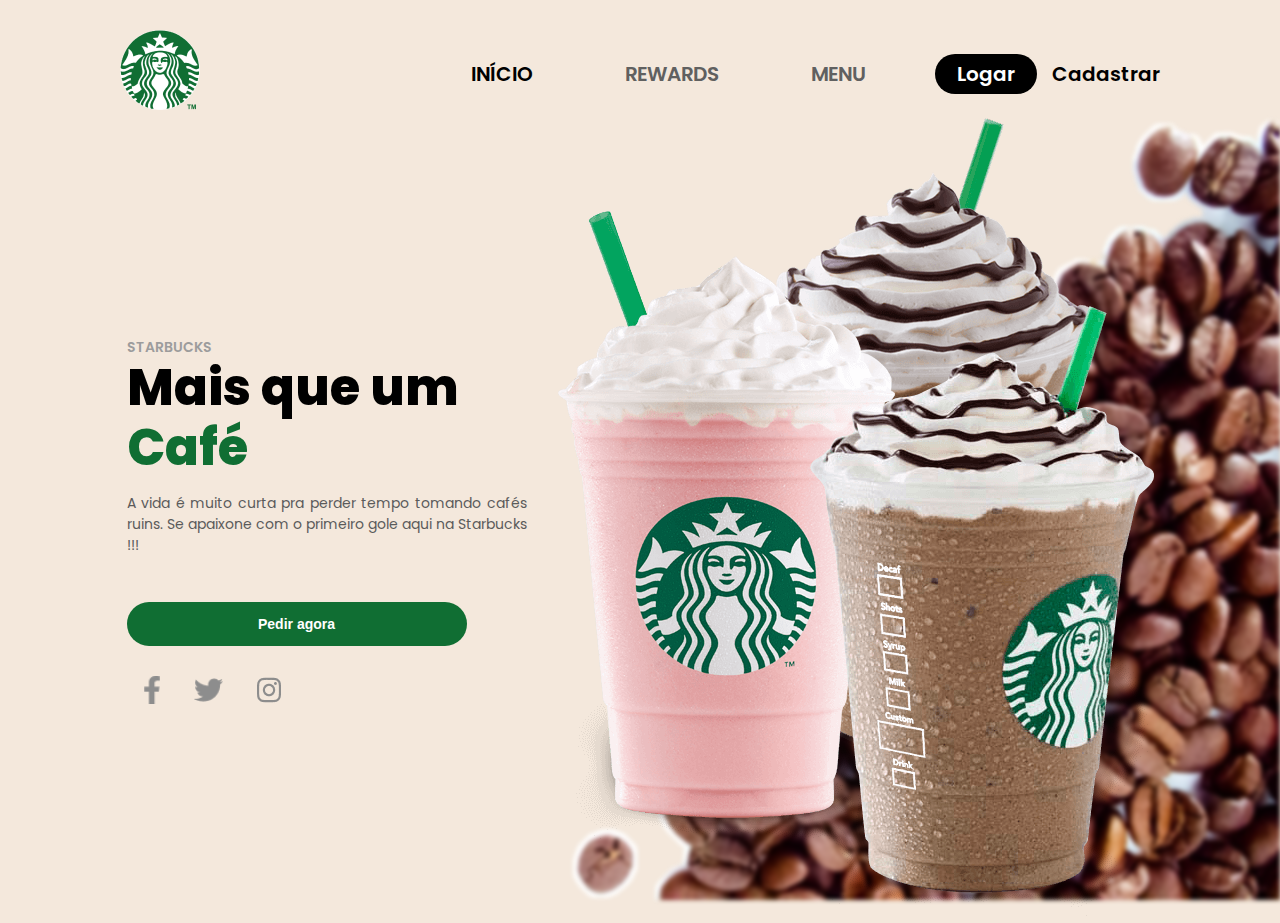
<file: index.html>
<!DOCTYPE html>
<html lang="en">
  <head>
    <meta charset="UTF-8" />
    <meta http-equiv="X-UA-Compatible" content="IE=edge" />
    <meta name="viewport" content="width=device-width, initial-scale=1.0" />
    <title>Starbucks Landing Page</title>
    <link rel="preconnect" href="https://fonts.googleapis.com" />
    <link rel="preconnect" href="https://fonts.gstatic.com" crossorigin />
    <link
      href="https://fonts.googleapis.com/css2?family=Poppins:wght@400;600;800&display=swap"
      rel="stylesheet"
    />
    <link rel="stylesheet" href="style.css" />
  </head>
  <body>
    <div class="container">
      <div class="navbar">
        <div class="navbar__logo">
          <a href="index.html"><img src="/assets/logo.png" alt="Starbucks Logo"  /></a>
        </div>
        <div class="navbar-menu__wrapper">
          <div class="navbar__menu">
            <a href="index.html" class="active"> Início   </a>
            <a href="Rewards.html"> Rewards </a>
            <a href="menuversao2.html"> Menu </a>
          </div>
          <div class="navbar__auth">
            <a href="formrascdorasc.html" class="sign-in">Logar</a>
            <a href="formrascdorasc.html">Cadastrar</a>
          </div>
        </div>
        <div class="navbar-menu__small-device">
          <img src="/assets/bars.png" alt="Bars" />
        </div>
      </div>
      <div class="hero">
        <div class="hero__content">
          <div class="snippets">
            <span> Starbucks </span>
          </div>
          <div class="title">
            <span>
              Mais que um <span class="summer">Café</span>
            </span>
          </div>
          <div class="description">
            <span>
              A vida é muito curta pra perder tempo tomando cafés ruins. Se apaixone com o primeiro gole aqui na Starbucks !!!
            </span>
          </div>
          <button class="order-now">Pedir agora</button>
          <div class="social-media">
            <a href="#">
              <img src="/assets/facebook.png" alt="Facebook" />
            </a>
            <a href="#">
              <img src="/assets/twitter.png" alt="Twitter" />
            </a>
            <a href="#">
              <img src="/assets/instagram.png" alt="Instagram" />
            </a>
          </div>
        </div>
        <div class="hero__image">
          <img src="/assets/drinks.png" alt="Starbucks drinks" />
        </div>
      </div>
      <div class="background">
        <img src="/assets/coffee.png" alt="Coffee Background" />
      </div>
    </div>
  </body>
</html>
</file>
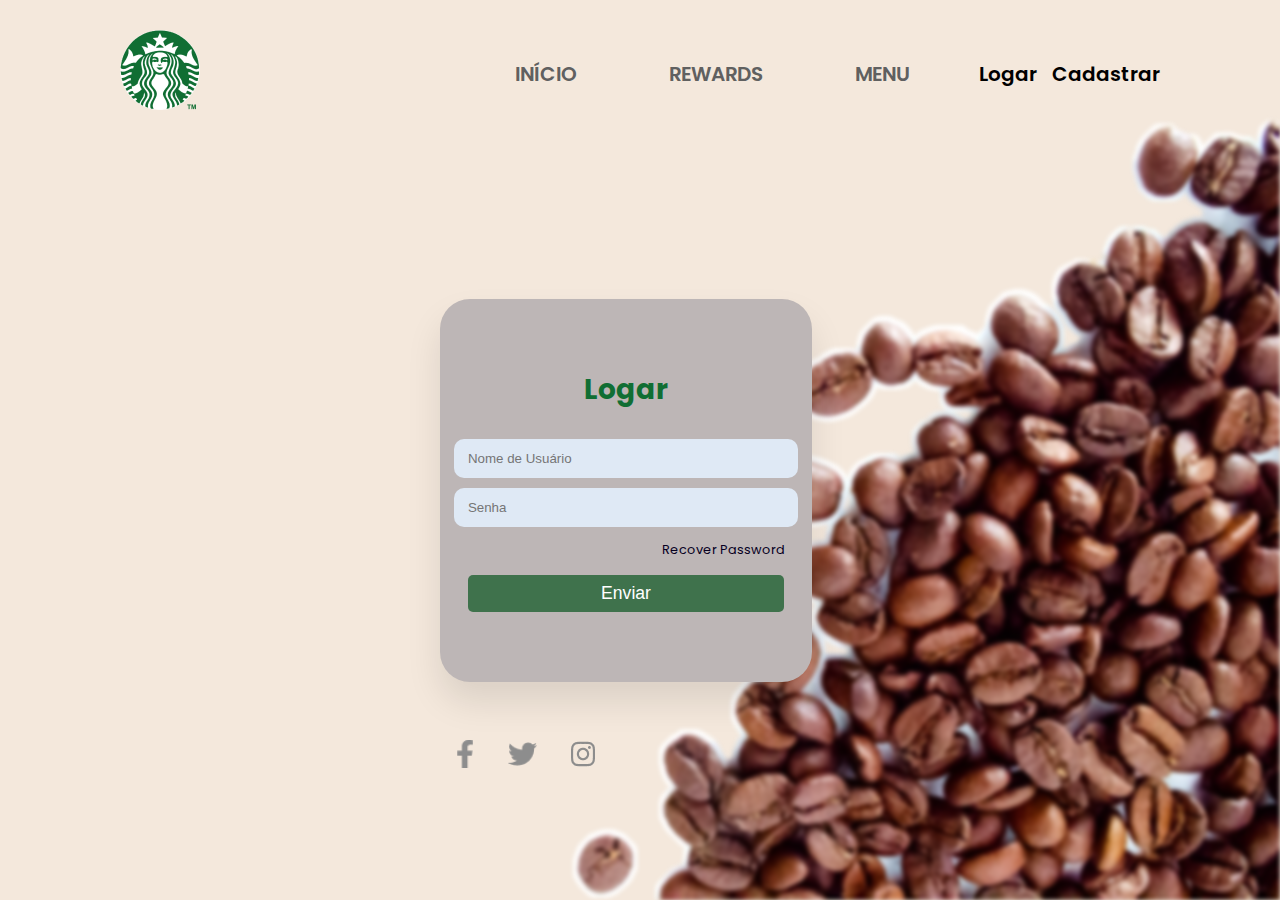
<file: formrascdorasc.html>
<!DOCTYPE html>
<html lang="en">

<head>
  <meta charset="UTF-8" />
  <meta http-equiv="X-UA-Compatible" content="IE=edge" />
  <meta name="viewport" content="width=device-width, initial-scale=1.0" />
  <title>Starbucks Landing Page</title>
  <link rel="preconnect" href="https://fonts.googleapis.com" />
  <link rel="preconnect" href="https://fonts.gstatic.com" crossorigin />
  <link href="https://fonts.googleapis.com/css2?family=Poppins:wght@400;600;800&display=swap" rel="stylesheet" />
  <link rel="stylesheet" href="style.css" />
</head>

<body>
  <div class="container">
    <div class="navbar">
      <div class="navbar__logo">
        <a href="index.html"><img src="/assets/logo.png" alt="Starbucks Logo" /></a>
      </div>
      <div class="navbar-menu__wrapper">
        <div class="navbar__menu">
          <a href="index.html"> Início </a>
          <a href="Rewards.html"> Rewards </a>
          <a href="menuversao2.html"> Menu </a>
        </div>
        <div class="navbar__auth">
          <a href="formrascdorasc.html" class="active" class="sign-in">Logar</a>
          <a href="formrascdorasc.html">Cadastrar</a>
        </div>
      </div>
      <div class="navbar-menu__small-device">
        <img src="/assets/bars.png" alt="Bars" />
      </div>
    </div>
    <div class="hero">
      <div class="hero__content">
        <div class="description">
          <div class="box">
            <div class="wrapper">
              <h1>Logar</h1>
              <form>
                <input type="text" placeholder="Nome de Usuário">
                <input type="password" placeholder="Senha">
                <p class="recover">
                  <a href="#">Recover Password</a>
                </p>
                <closeform></closeform>
              </form>
              <button>Enviar</button>
            </div>
          </div>
        </div>
        <div class="background">
          <img src="/assets/coffee.png" alt="Coffee Background" />
        </div>
        <div class="social-media">
          <a href="#">
            <img src="/assets/facebook.png" alt="Facebook" />
          </a>
          <a href="#">
            <img src="/assets/twitter.png" alt="Twitter" />
          </a>
          <a href="#">
            <img src="/assets/instagram.png" alt="Instagram" />
          </a>
        </div>
      </div>
    </div>

  </div>
</body>

</html>
</file>
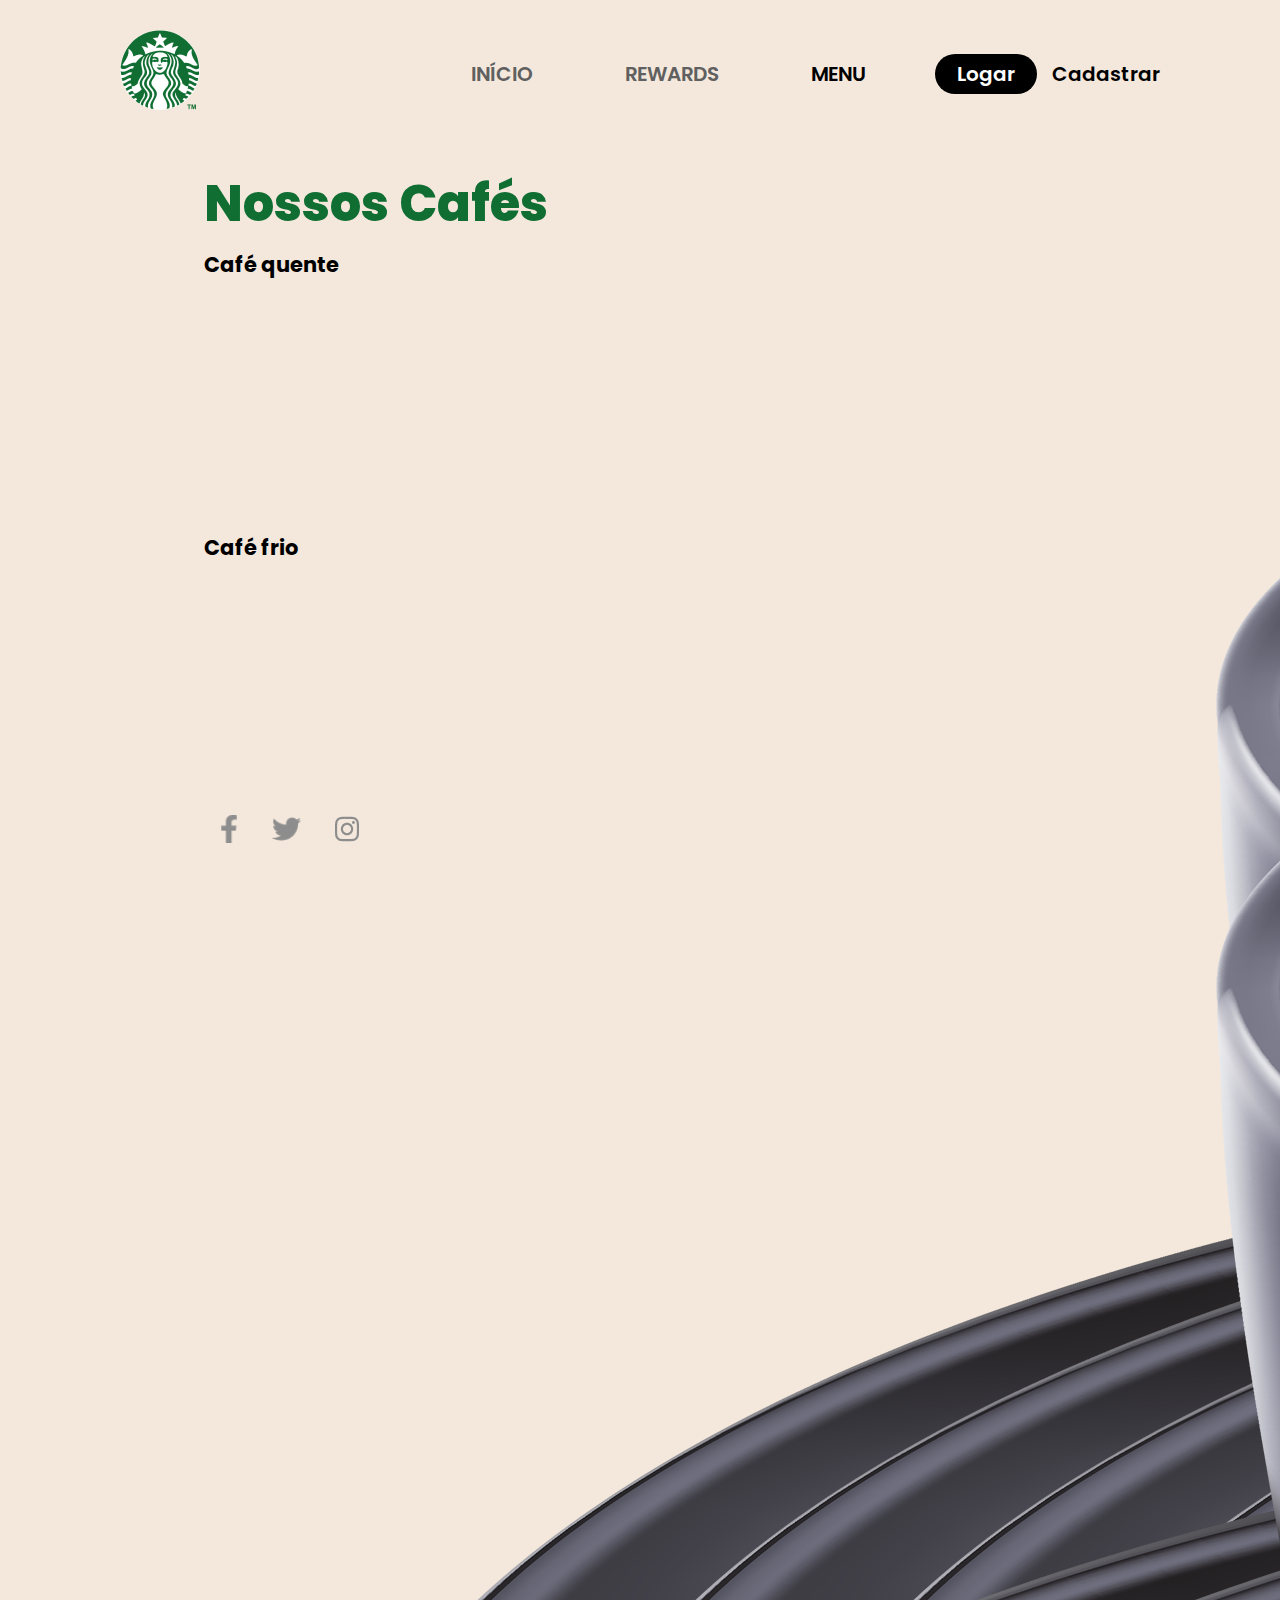
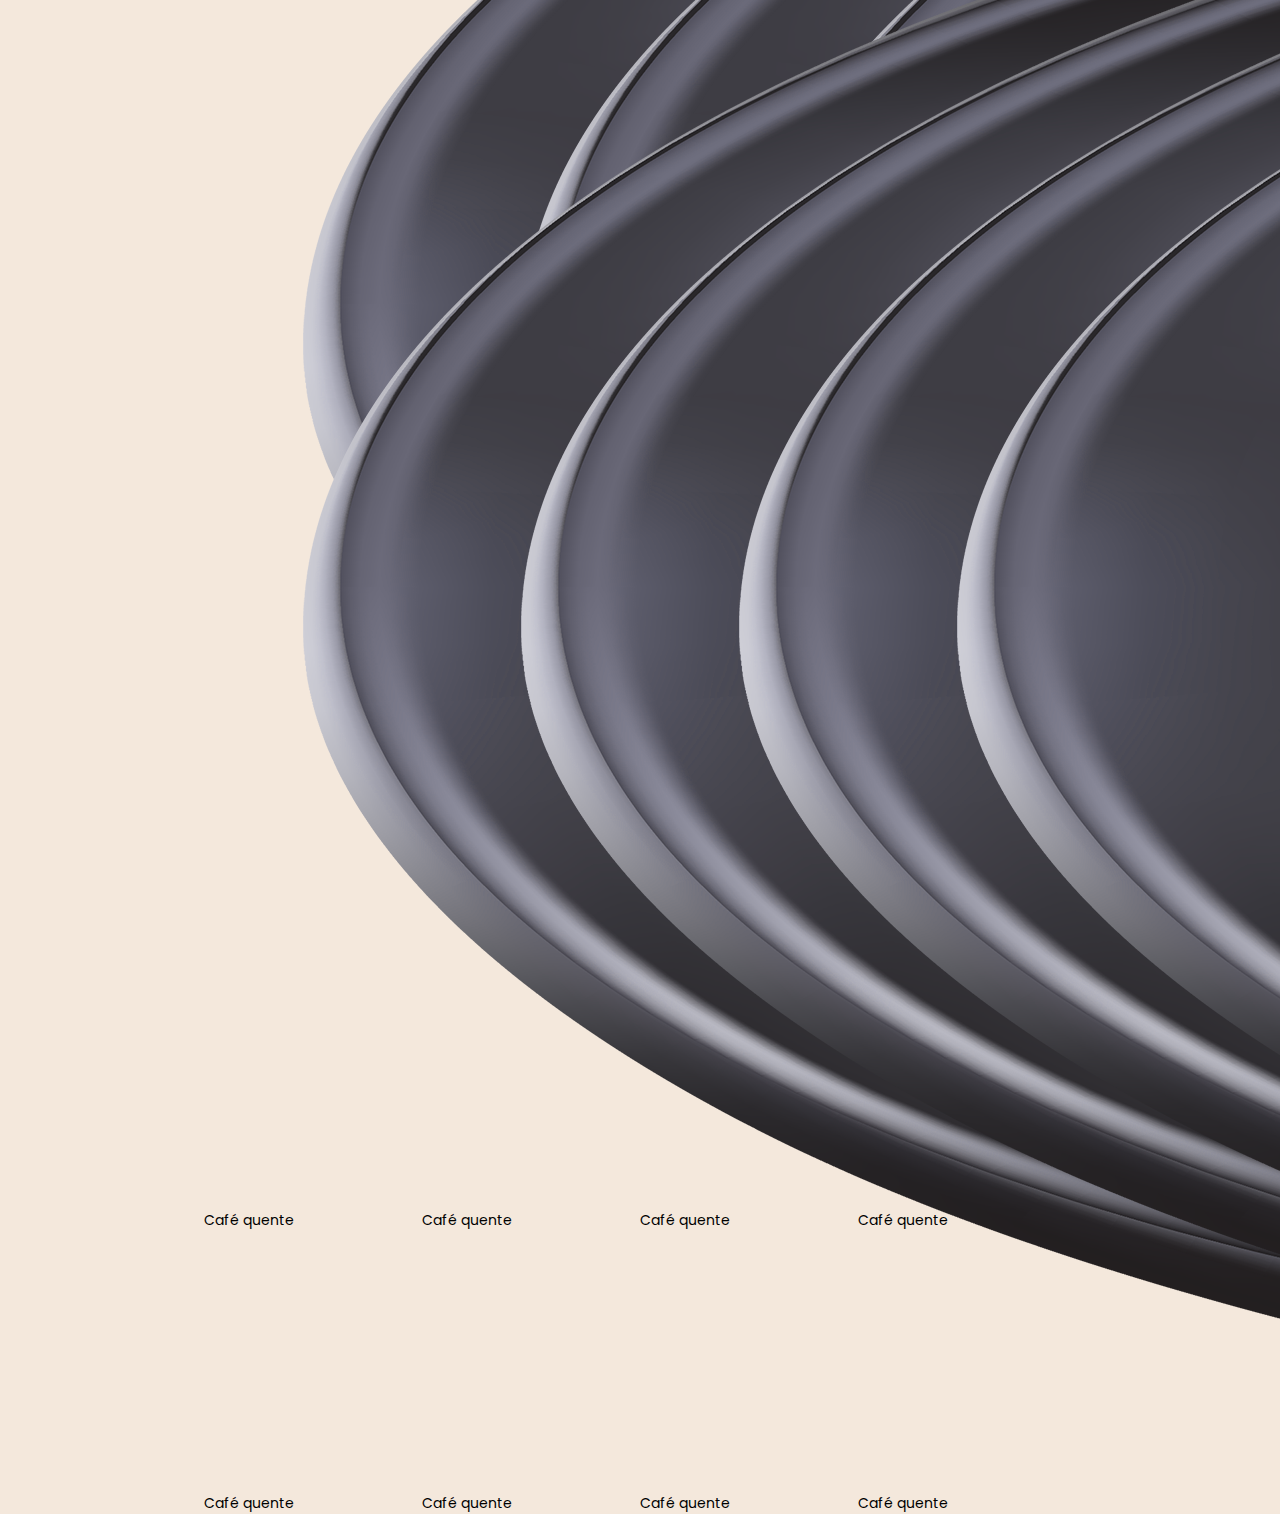
<file: menuversao2.html>
<!DOCTYPE html>
<html lang="en">
  <head>
    <meta charset="UTF-8" />
    <meta http-equiv="X-UA-Compatible" content="IE=edge" />
    <meta name="viewport" content="width=device-width, initial-scale=1.0" />
    <title>Starbucks Landing Page</title>
    <link rel="preconnect" href="https://fonts.googleapis.com" />
    <link rel="preconnect" href="https://fonts.gstatic.com" crossorigin />
    <link href="https://cdn.jsdelivr.net/npm/bootstrap@5.3.0-alpha1/dist/css/bootstrap.min.css" rel="stylesheet"
      integrity="sha384-GLhlTQ8iRABdZLl6O3oVMWSktQOp6b7In1Zl3/Jr59b6EGGoI1aFkw7cmDA6j6gD" crossorigin="anonymous">
    <script src="https://cdn.jsdelivr.net/npm/bootstrap@5.3.0-alpha1/dist/js/bootstrap.bundle.min.js"
      integrity="sha384-w76AqPfDkMBDXo30jS1Sgez6pr3x5MlQ1ZAGC+nuZB+EYdgRZgiwxhTBTkF7CXvN"
      crossorigin="anonymous"></script>
    <link href="https://fonts.googleapis.com/css2?family=Poppins:wght@400;600;800&display=swap" rel="stylesheet" />
    <link rel="stylesheet" href="style.css" />
  </head>
  <body>
    <div class="container">
      <div class="navbar">
        <div class="navbar__logo">
          <a href="index.html"><img src="/assets/logo.png" alt="Starbucks Logo"  /></a>
        </div>
        <div class="navbar-menu__wrapper">
          <div class="navbar__menu">
            <a href="index.html" > Início   </a>
            <a href="Rewards.html"> Rewards </a>
            <a href="menuversao2.html" class="active"> Menu  </a>
          </div>
          <div class="navbar__auth">
            <a href="formrascdorasc.html" class="sign-in">Logar</a>
            <a href="formrascdorasc.html">Cadastrar</a>
          </div>
        </div>
        <div class="navbar-menu__small-device">
          <img src="/assets/bars.png" alt="Bars" />
        </div>
      </div>
      <div class="hero">
        <div class="hero__content">
          <div class="snippets">
          </div>
          <div class="title">
            <span><span class="summer">Nossos Cafés</span>
            </span>
          </div>
          <h2>Café quente</h2>
          <div class="cardp1">

            <div class="card" style="width: 11rem; height: 15em;">
                <img src="/assets/cafquente.png" class="card-img-top" alt="...">
                <div class="card-body">
                  <p class="card-text">Café quente</p>
                </div>
              </div>

              <div class="card" style="width: 11rem; height: 15em;">
                <img src="/assets/cafquente.png" class="card-img-top" alt="...">
                <div class="card-body">
                  <p class="card-text">Café quente</p>
                </div>
              </div>
              <div class="card" style="width: 11rem; height: 15em;">
                <img src="/assets/cafquente.png" class="card-img-top" alt="...">
                <div class="card-body">
                  <p class="card-text">Café quente</p>
                </div>
              </div>
              <div class="card" style="width: 11rem; height: 15em;">
                <img src="/assets/cafquente.png" class="card-img-top" alt="...">
                <div class="card-body">
                  <p class="card-text">Café quente</p>
                </div>
              </div>
            
          </div>
          <h2>Café frio</h2>
          <div class="cardp1">

            <div class="card" style="width: 11rem; height: 15em;">
                <img src="/assets/cafquente.png" class="card-img-top" alt="...">
                <div class="card-body">
                  <p class="card-text">Café quente</p>
                </div>
              </div>

              <div class="card" style="width: 11rem; height: 15em;">
                <img src="/assets/cafquente.png" class="card-img-top" alt="...">
                <div class="card-body">
                  <p class="card-text">Café quente</p>
                </div>
              </div>
              <div class="card" style="width: 11rem; height: 15em;">
                <img src="/assets/cafquente.png" class="card-img-top" alt="...">
                <div class="card-body">
                  <p class="card-text">Café quente</p>
                </div>
              </div>
               <div class="card" style="width: 11rem; height: 15em;">
                <img src="/assets/cafquente.png" class="card-img-top" alt="...">
                <div class="card-body">
                  <p class="card-text">Café quente</p>
                </div>
              </div>
            
          </div>
              <div class="social-media">
                <a href="#">
                  <img src="/assets/facebook.png" alt="Facebook" />
                </a>
                <a href="#">
                  <img src="/assets/twitter.png" alt="Twitter" />
                </a>
                <a href="#">
                  <img src="/assets/instagram.png" alt="Instagram" />
                </a>
              </div>
    </div>
  </body>
</html>
</file>
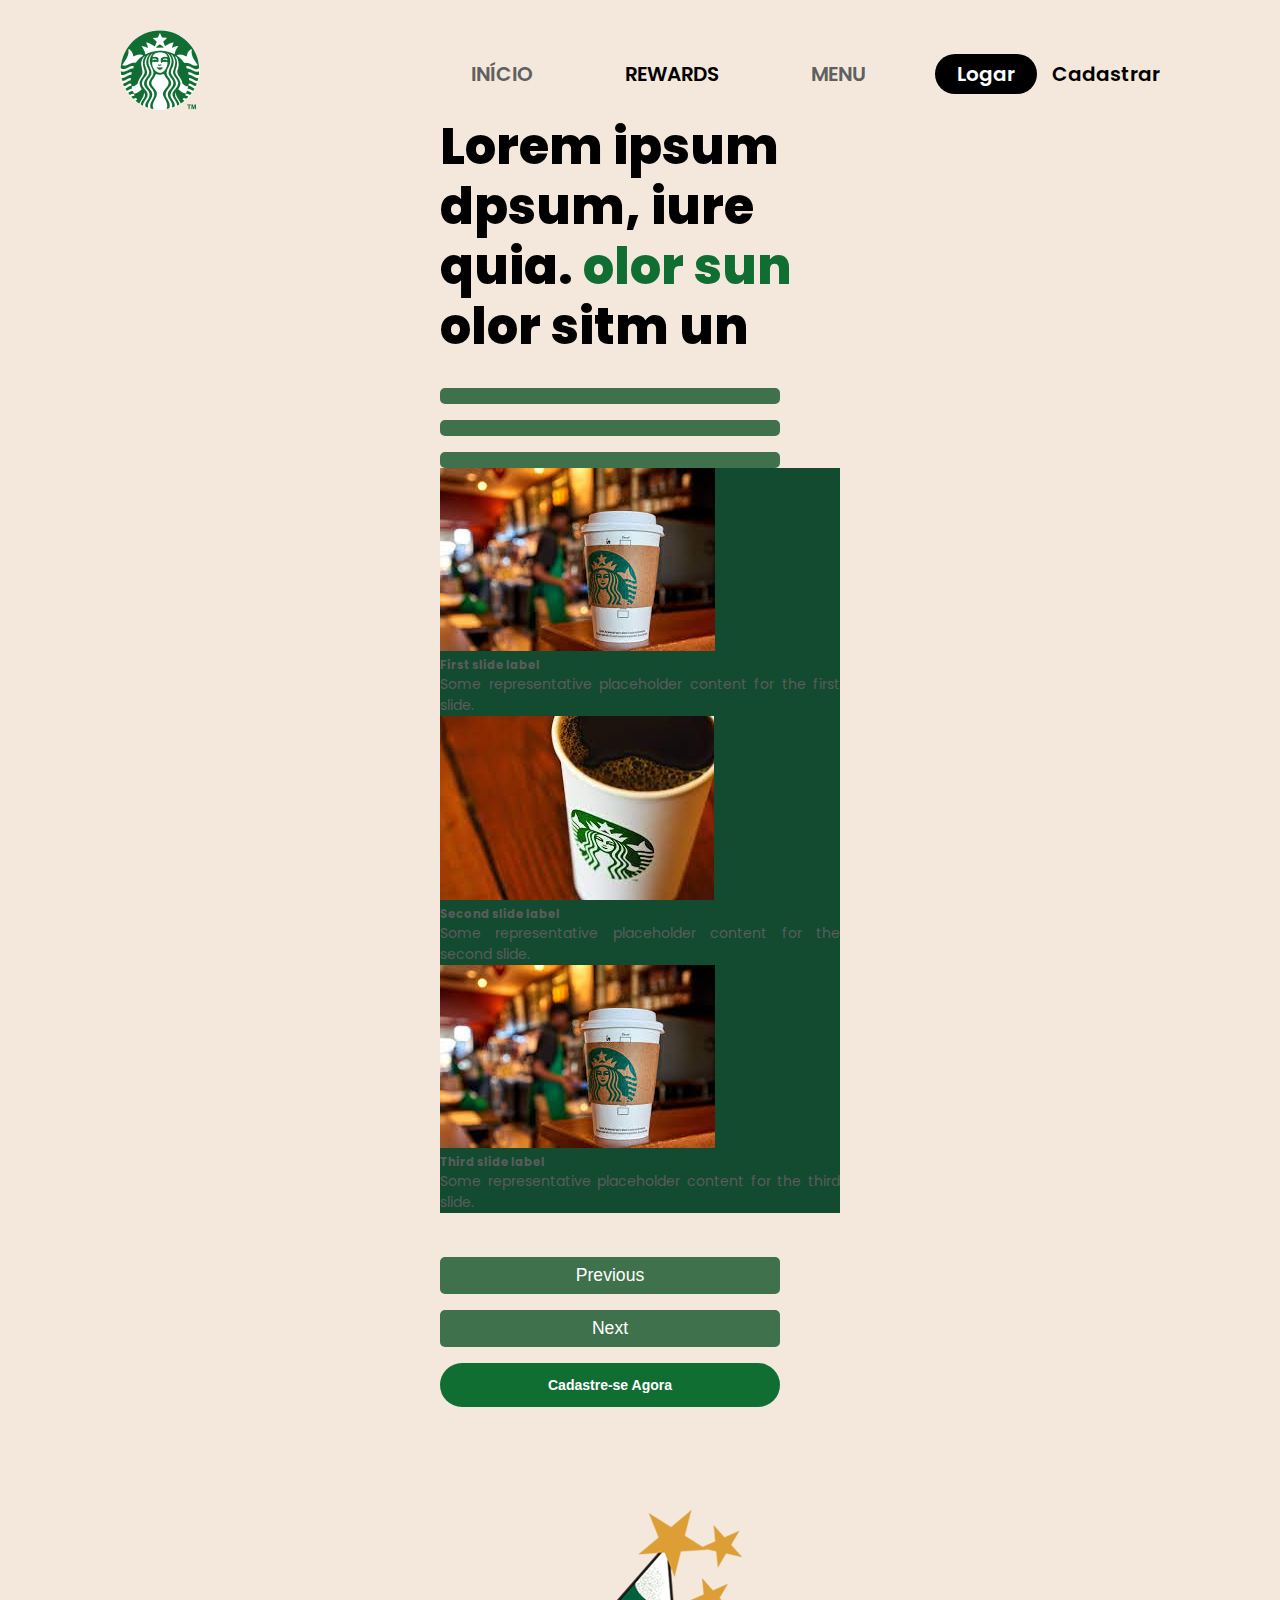
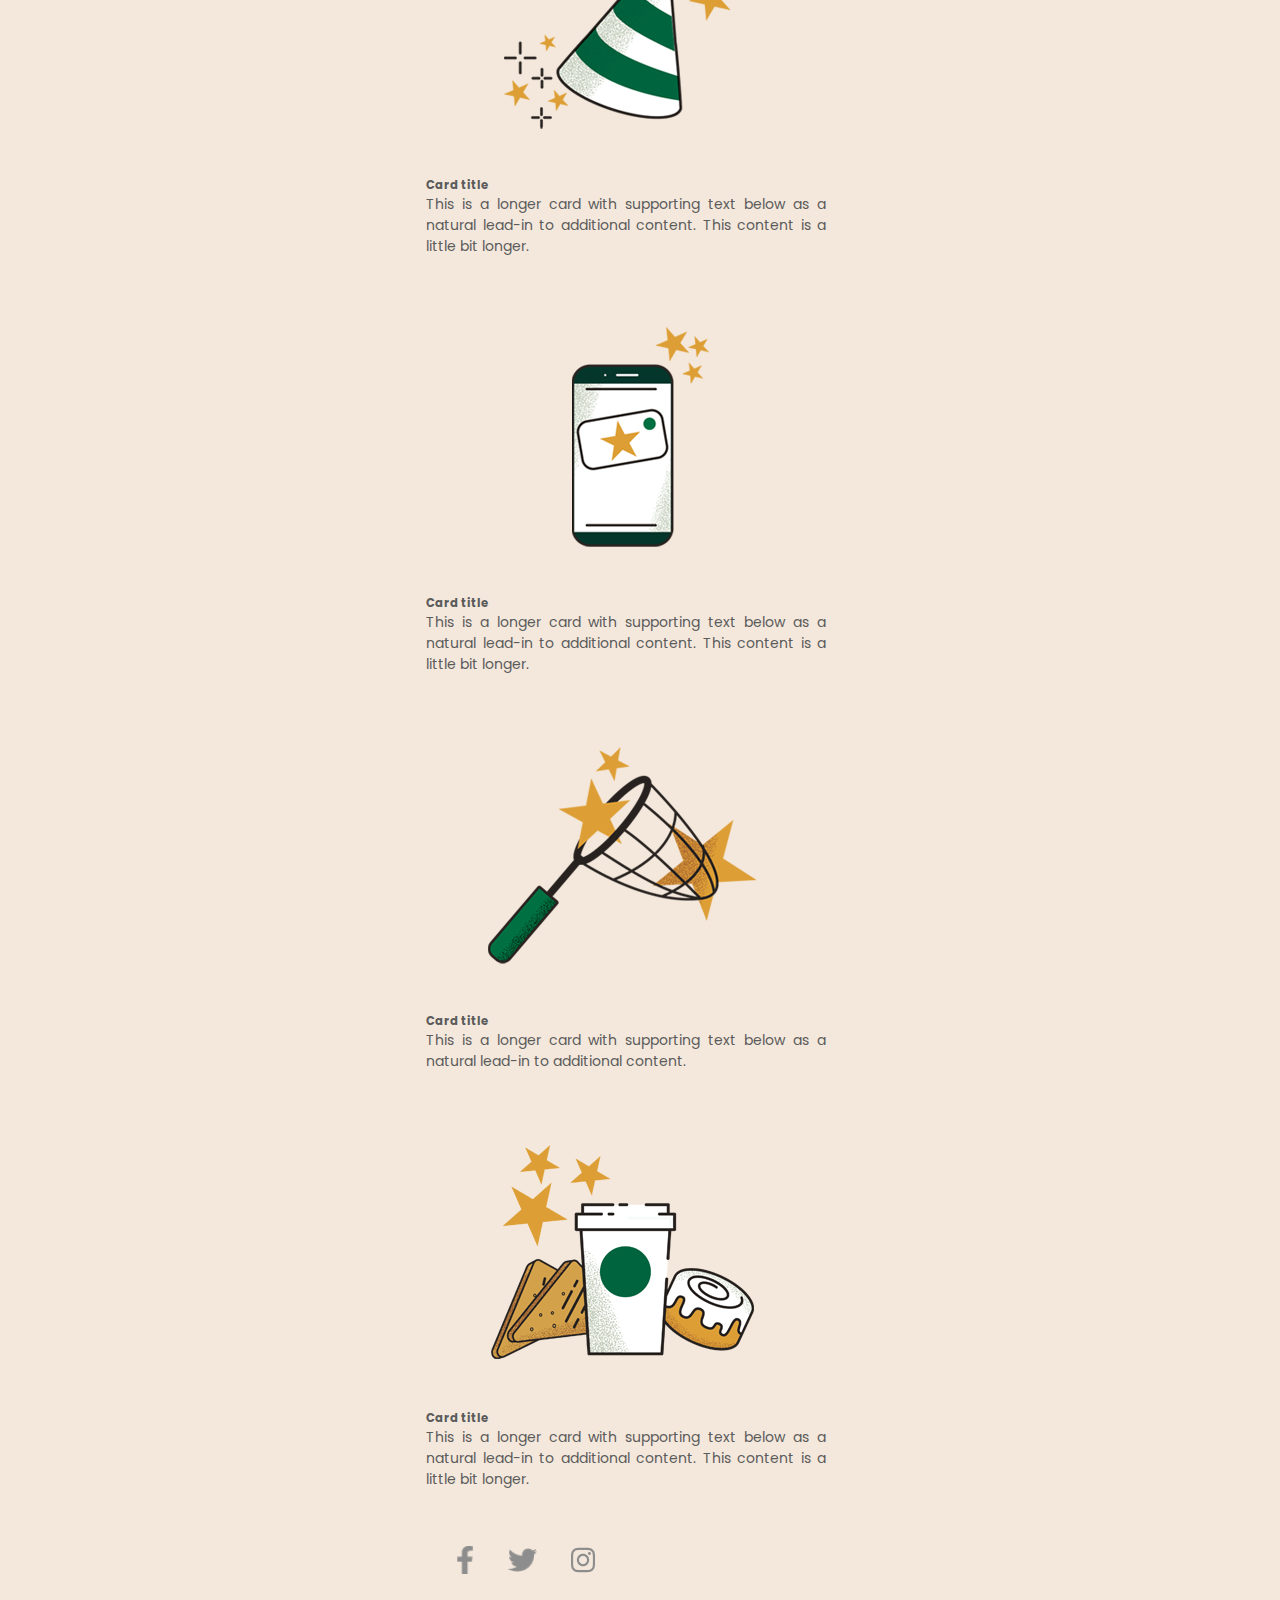
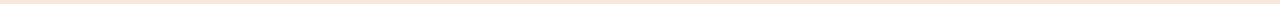
<file: Rewards.html>
<!DOCTYPE html>
<html lang="pt-br">

<head>
  <meta charset="UTF-8" />
  <meta http-equiv="X-UA-Compatible" content="IE=edge" />
  <meta name="viewport" content="width=device-width, initial-scale=1.0" />
  <title>Starbucks Rewards</title>
  <link rel="preconnect" href="https://fonts.googleapis.com" />
  <link rel="preconnect" href="https://fonts.gstatic.com" crossorigin />
  <link href="https://cdn.jsdelivr.net/npm/bootstrap@5.3.0-alpha1/dist/css/bootstrap.min.css" rel="stylesheet"
    integrity="sha384-GLhlTQ8iRABdZLl6O3oVMWSktQOp6b7In1Zl3/Jr59b6EGGoI1aFkw7cmDA6j6gD" crossorigin="anonymous">
  <script src="https://cdn.jsdelivr.net/npm/bootstrap@5.3.0-alpha1/dist/js/bootstrap.bundle.min.js"
    integrity="sha384-w76AqPfDkMBDXo30jS1Sgez6pr3x5MlQ1ZAGC+nuZB+EYdgRZgiwxhTBTkF7CXvN"
    crossorigin="anonymous"></script>
  <link href="https://fonts.googleapis.com/css2?family=Poppins:wght@400;600;800&display=swap" rel="stylesheet" />
  <link rel="stylesheet" href="style.css" />
</head>

<body>
  <div class="container">
    <div class="navbar">
      <div class="navbar__logo">
        <a href="index.html"><img src="/assets/logo.png" alt="Starbucks Logo"  /></a>
      </div>
      <div class="navbar-menu__wrapper">
        <div class="navbar__menu">
          <a href="index.html" > Início   </a>
          <a href="Rewards.html" class="active"> Rewards </a>
          <a href="menuversao2.html"> Menu  </a>
        </div>
        <div class="navbar__auth">
          <a href="formrascdorasc.html" class="sign-in">Logar</a>
          <a href="formrascdorasc.html">Cadastrar</a>
        </div>
      </div>
      <div class="navbar-menu__small-device">
        <img src="/assets/bars.png" alt="Bars" />
      </div>
    </div>
    <div class="hero">
      <div class="hero__content">
        <div class="title">
          <span>
            Lorem ipsum dpsum, iure quia. <span class="summer">olor sun</span> olor sitm un
          </span>
        </div>
        <div class="description">
          <div id="carouselExampleCaptions" class="carousel slide">
            <div class="carousel-indicators">
              <button type="button" data-bs-target="#carouselExampleCaptions" data-bs-slide-to="0" class="active" aria-current="true" aria-label="Slide 1"></button>
              <button type="button" data-bs-target="#carouselExampleCaptions" data-bs-slide-to="1" aria-label="Slide 2"></button>
              <button type="button" data-bs-target="#carouselExampleCaptions" data-bs-slide-to="2" aria-label="Slide 3"></button>
            </div>
            <div class="carousel-inner">
              <div class="carousel-item active">
                <img src="assets/images22.jfif" class="d-block w-100" alt="...">
                <div class="carousel-caption d-none d-md-block">
                  <h5>First slide label</h5>
                  <p>Some representative placeholder content for the first slide.</p>
                </div>
              </div>
              <div class="carousel-item">
                <img src="assets/images2.jfif" class="d-block w-100" alt="...">
                <div class="carousel-caption d-none d-md-block">
                  <h5>Second slide label</h5>
                  <p>Some representative placeholder content for the second slide.</p>
                </div>
              </div>
              <div class="carousel-item">
                <img src="assets/images22.jfif" class="d-block w-100" alt="...">
                <div class="carousel-caption d-none d-md-block">
                  <h5>Third slide label</h5>
                  <p>Some representative placeholder content for the third slide.</p>
                </div>
              </div>
            </div>
            <button class="carousel-control-prev" type="button" data-bs-target="#carouselExampleCaptions" data-bs-slide="prev">
              <span class="carousel-control-prev-icon" aria-hidden="true"></span>
              <span class="visually-hidden">Previous</span>
            </button>
            <button class="carousel-control-next" type="button" data-bs-target="#carouselExampleCaptions" data-bs-slide="next">
              <span class="carousel-control-next-icon" aria-hidden="true"></span>
              <span class="visually-hidden">Next</span>
            </button>
          </div>
          <button class="order-now">Cadastre-se Agora</button>
        </div>
        <div class="description">
          <div class="box">
            <div class="row row-cols-1 row-cols-md-3 g-4">
              <div class="col">
                <div class="card">
                  <img src="/assets/icon-app-1.png" class="card-img-top" alt="...">
                  <div class="card-body">
                    <h5 class="card-title">Card title</h5>
                    <p class="card-text">This is a longer card with supporting text below as a natural lead-in to additional content. This content is a little bit longer.</p>
                  </div>
                </div>
              </div>
              <div class="col">
                <div class="card">
                  <img src="/assets/icon-app-3.png" class="card-img-top" alt="...">
                  <div class="card-body">
                    <h5 class="card-title">Card title</h5>
                    <p class="card-text">This is a longer card with supporting text below as a natural lead-in to additional content. This content is a little bit longer.</p>
                  </div>
                </div>
              </div>
              <div class="col">
                <div class="card">
                  <img src="/assets/icon-app-5.png" class="card-img-top" alt="...">
                  <div class="card-body">
                    <h5 class="card-title">Card title</h5>
                    <p class="card-text">This is a longer card with supporting text below as a natural lead-in to additional content.</p>
                  </div>
                </div>
              </div>
              <div class="col">
                <div class="card">
                  <img src="/assets/icon-app-6.png" class="card-img-top" alt="...">
                  <div class="card-body">
                    <h5 class="card-title">Card title</h5>
                    <p class="card-text">This is a longer card with supporting text below as a natural lead-in to additional content. This content is a little bit longer.</p>
                  </div>
                </div>
              </div>
            </div>
          </div>
          <div class="social-media">
            <a href="#">
              <img src="/assets/facebook.png" alt="Facebook" />
            </a>
            <a href="#">
              <img src="/assets/twitter.png" alt="Twitter" />
            </a>
            <a href="#">
              <img src="/assets/instagram.png" alt="Instagram" />
            </a>
          </div>
        </div>
        <!-- <div class="hero__image"> -->
          <!-- <img src="/assets/drinks.png" alt="Starbucks drinks" /> -->
        <!-- </div> -->
      </div>
      <!-- <div class="background"> -->
        <!-- <img src="/assets/coffee.png" alt="Coffee Background" /> -->
      <!-- </div> -->
    </div>
</body>

</html>
</file>
<file: style.css>
* {
  margin: 0;
  padding: 0;
}

body {
  font-family: 'Poppins', sans-serif;
  background-color: #f4e8dc;
  height: 100vh;
}

a {
  text-decoration: none;
  color: inherit;
}
.carousel-inner div{
  background-color: rgb(19, 75, 49);
  position:relative;
}
.carousel-inner{
  margin-bottom: 2em;
}
.cardp1 {
  display: flex;
  flex-wrap: wrap;
  justify-content: center;
}
.cardp1 div{
  margin-right: 3em;
  margin-bottom: 1em;
  justify-content: center;
  align-items: center;
}

.box{
  display: flex;
  flex-wrap: wrap;
  justify-content: center;
  

}
 .box div{
  border-radius: 30px;
  margin-right: 2em;
  margin-bottom: 2em;
  width: 100%;
  /* padding: 2em; */
  /* padding-right: 3em; */
}
/*  */
/*  */
.box .wrapper{
  padding-top: 5em;
  padding-bottom: 5em;
}
.wrapper h1{
  margin-bottom: 1em;
}
.wrapper{
  width: 330px;
  padding: 2rem 0 1rem 0;
  margin: 50px auto;
  background: #bdb6b6;
  border-radius: 10px;
  color: #106e33;
  text-align: center;
  box-shadow: 0 20px 35px rgba(0, 0, 0, 0.1);
}
form input{
  width: 85%;
  outline: none;
  border: none;
  background: #dfe9f5;
  color: #181a19;
  padding: 12px 14px;
  margin-bottom: 10px;
  border-radius: 10px;
}
.recover{
  text-align: right;
  font-size: 0.8rem;
  margin: 0.2rem 1.7rem 0 0;
}
.recover a{
  text-decoration: none;
  color: #07001f;
}
button{
  font-size: 1.1rem;
  margin-top: 1rem;
  padding: 8px 0;
  border-radius: 5px;
  outline: none;
  border: none;
  width: 85%;
  background: rgb(63, 114, 76);
  color: #fff;
  cursor: pointer;
}
button:hover{
  background: rgba(122, 30, 30, 0.767);
}
.or{
  font-size: 0.8rem;
  margin-top: 1.5rem;
}
.icons i:first-child{
  color: green;
}
.icons i:last-child{
  color: blue;
}
.not-member{
  font-size: 0.8rem;
  margin-top: 1.4rem;
}
.not-member a{
  color: tomato;
  text-decoration: none;
}
a:hover{
  text-decoration: underline;
}





.img-topo{
  padding: 1em;
  border-radius: 25px;
  background-color: #5fb699;
  align-items: center;
  justify-content: center;
  margin-bottom: 1em;
}
.container {
  max-width: 80rem;
  margin: 0 auto;
  height: 100%;
  padding: 0 40px;
}

.navbar {
  padding-top: 30px;
  display: flex;
  align-items: center;
  justify-content: space-between;
}

.navbar-menu__wrapper {
  display: flex;
  column-gap: 140px;
  font-weight: 600;
  font-size: 20px;
}

.navbar-menu__small-device {
  display: none;
}

.navbar__menu {
  display: flex;
  column-gap: 92.14px;
  align-items: center;
}

.navbar__menu a {
  text-transform: uppercase;
  text-decoration: none;
  color: #606060;
}

.navbar__menu a.active {
  color: black;
}

.navbar__auth {
  display: flex;
  column-gap: 15px;
  align-items: center;
}

.sign-in {
  background-color: black;
  border-radius: 20px;
  padding: 5px 22px;
  color: white;
}

.hero {
  display: flex;
  align-items: center;
  justify-content: center;
  column-gap: 75px;
  min-height: calc(100% - 117px);
}

.snippets {
  color: #9c9c9c;
  text-transform: uppercase;
  font-weight: 600;
  font-size: 20px;
}

.title {
  font-size: 60px;
  font-weight: 800;
  width: 690px;
  line-height: 80px;
  margin-bottom: 15px;
}

.summer {
  display: inline;
  color: #106e33;
}

.description {
  width: 690px;
  color: #5b5b5b;
  text-align: justify;
  font-size: 20px;
  margin-bottom: 30px;
}

.order-now {
  background-color: #106e33;
  border: none;
  border-radius: 30px;
  padding: 14px 35px;
  color: white;
  font-size: 20px;
  font-weight: 600;
  margin-bottom: 30px;
}

.cardp1 div{
  margin-bottom: 3em;
  border-radius: 20px;
}
.social-media {
  display: flex;
  width: 172.25px;
  justify-content: space-around;
}

.social-media a {
  display: flex;
  justify-content: center;
}

.hero__image img {
  width: 100%;
  height: 100%;
}

.background {
  position: absolute;
  bottom: 0;
  right: 0;
  z-index: -1;
}

.background img {
  display: block;
  width: 100%;
  height: 100%;
  filter: blur(2px);
}

@media screen and (max-width: 1439px) {
  .container {
    max-width: 65rem;
  }

  .navbar-menu__wrapper {
    column-gap: 70px;
  }

  .hero {
    column-gap: 30px;
  }

  .hero__content {
    font-size: 14px;
  }

  .snippets,
  .description,
  .order-now {
    font-size: inherit;
  }

  .title,
  .description {
    width: 400px;
  }

  .title {
    font-size: 50px;
    line-height: 60px;
  }
}

@media screen and (max-width: 1023px) {
  .navbar {
    padding-top: 20px;
  }

  .navbar-menu__wrapper {
    font-size: 14px;
    column-gap: 50px;
  }

  .navbar__menu {
    column-gap: 45px;
  }

  .navbar__logo img {
    width: 40px;
    height: 40px;
  }

  .hero {
    min-height: calc(100% - 67px);
  }

  .hero__image img {
    width: 257px;
    height: 374px;
  }
}

@media screen and (max-width: 767px) {
  .container {
    padding: 0 25px;
  }

  .navbar-menu__wrapper {
    display: none;
  }

  .navbar-menu__small-device {
    display: block;
  }

  .hero {
    flex-direction: column;
    align-items: unset;
  }

  .title,
  .description {
    width: 100%;
  }

  .description {
    margin-bottom: 20px;
  }

  .order-now {
    margin-bottom: 20px;
  }

  .social-media {
    width: 141.58px;
    height: 20px;
  }

  .hero__image {
    text-align: right;
  }
}

@media screen and (max-width: 424px) {
  .title {
    font-size: 40px;
    line-height: 45px;
  }
}
</file>
